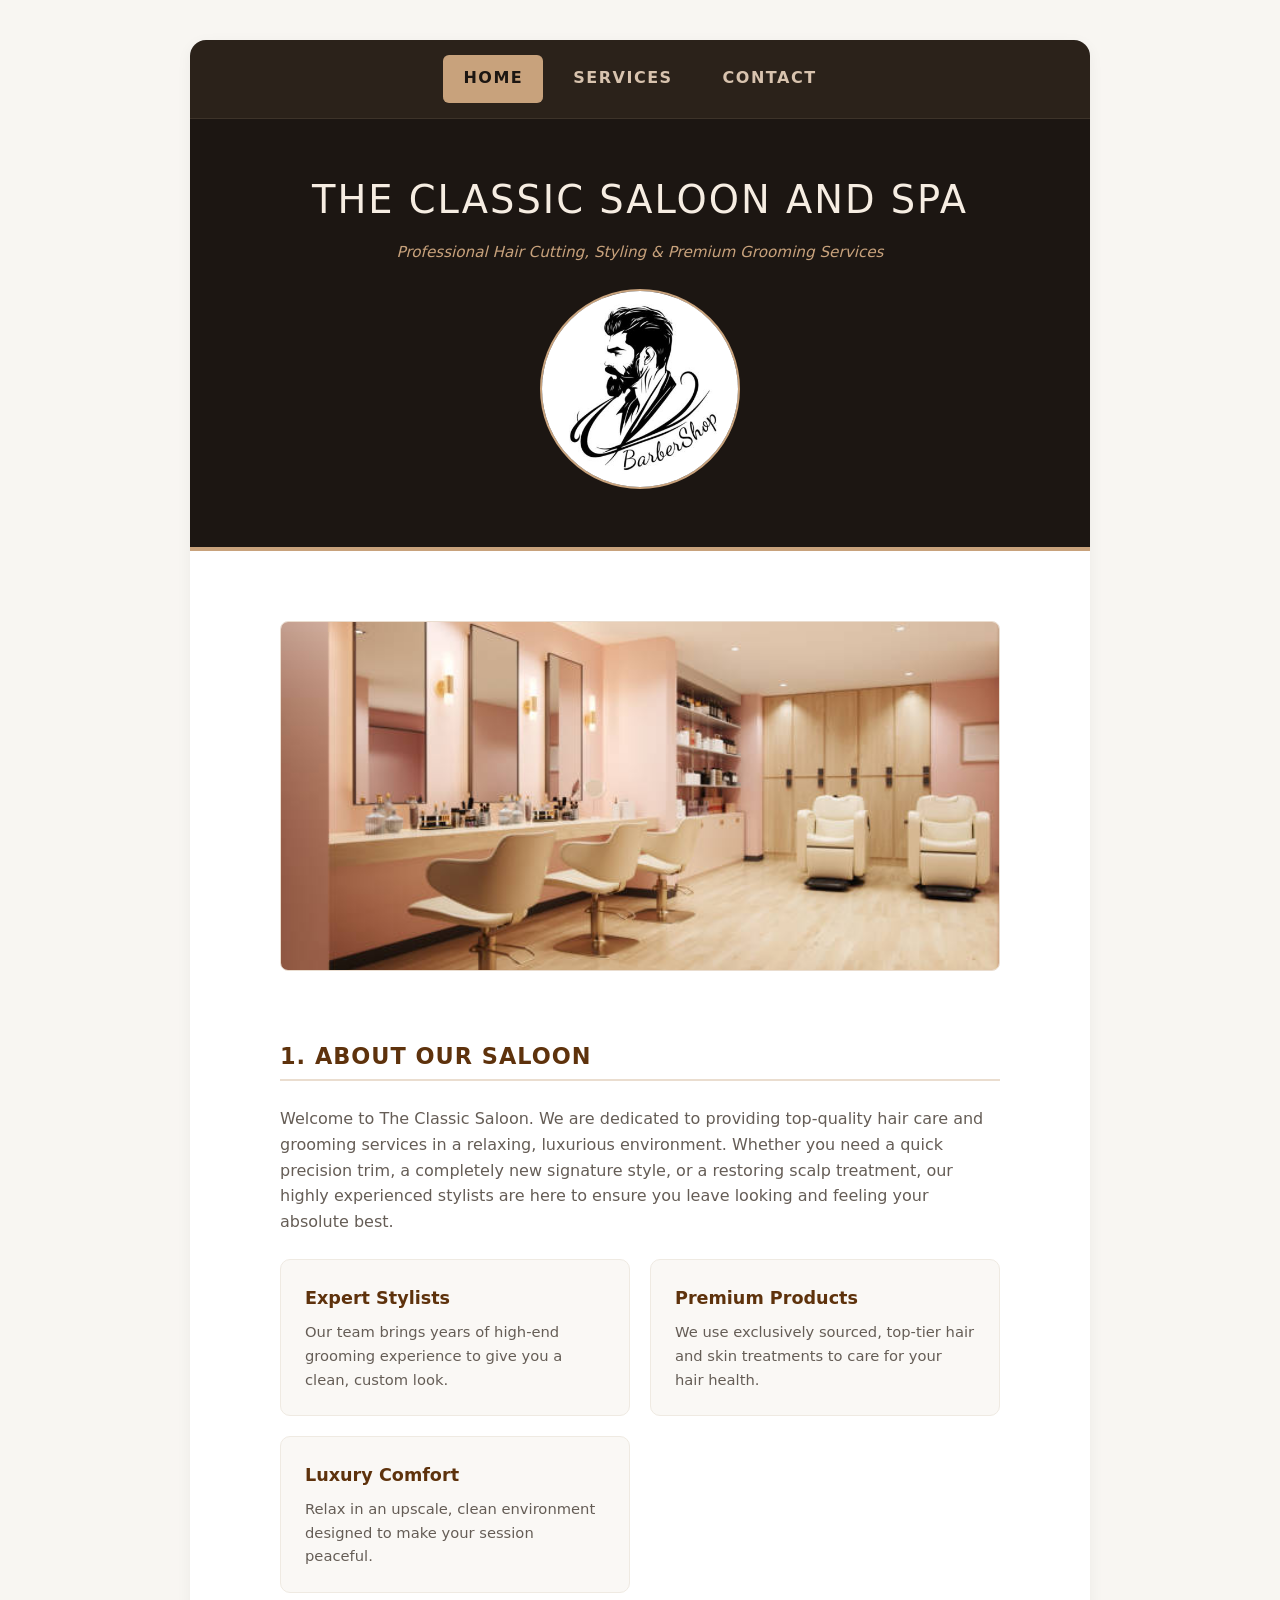
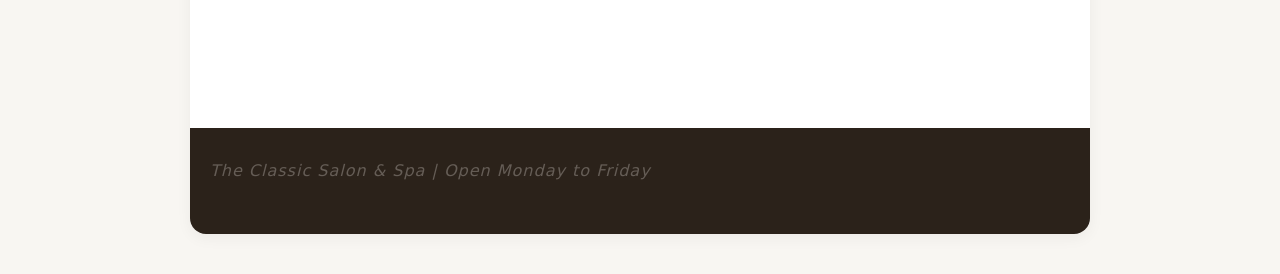
<file: index.html>
<!DOCTYPE html>
<html lang="en">
<head>
    <meta charset="UTF-8">
    <meta name="viewport" content="width=device-width, initial-scale=1.0">
    <title>The Classic Saloon And Spa</title>
    <link rel="stylesheet" href="style.css">
</head>
<body>
    <div class="page-wrapper">
        <!-- Modern Centered Menu Strip -->
        <nav class="navbar">
            <a href="index.html" class="active">Home</a>
            <a href="services.html">Services</a>
            <a href="contact.html">Contact</a>
        </nav>

        <!-- Luxury Minimalist Header -->
        <header>
            <h1>The Classic Saloon And Spa</h1>
            <p>Professional Hair Cutting, Styling &amp; Premium Grooming Services</p>
            <img src="saloon.jpg" alt="Salon Logo" class="logo-img">
        </header>
        
        <div class="container float-in">
            <img src="salon.jpg" alt="Salon Interior" class="salon-img">
            
            <h2>1. About Our Saloon</h2>
            <p>
                Welcome to The Classic Saloon. We are dedicated to providing top-quality hair care and grooming services in a relaxing, luxurious environment. Whether you need a quick precision trim, a completely new signature style, or a restoring scalp treatment, our highly experienced stylists are here to ensure you leave looking and feeling your absolute best.
            </p>

            <!-- MODERN BOX GRID FOR HOME FEATURES -->
            <div class="box-grid">
                <div class="box-card">
                    <strong>Expert Stylists</strong>
                    <p>Our team brings years of high-end grooming experience to give you a clean, custom look.</p>
                </div>
                <div class="box-card">
                    <strong>Premium Products</strong>
                    <p>We use exclusively sourced, top-tier hair and skin treatments to care for your hair health.</p>
                </div>
                <div class="box-card">
                    <strong>Luxury Comfort</strong>
                    <p>Relax in an upscale, clean environment designed to make your session peaceful.</p>
                </div>
            </div>
        </div>
        
        <footer>
            <p><em>The Classic Salon &amp; Spa | Open Monday to Friday</em></p>
        </footer>
    </div>
</body>
</html>
</file>
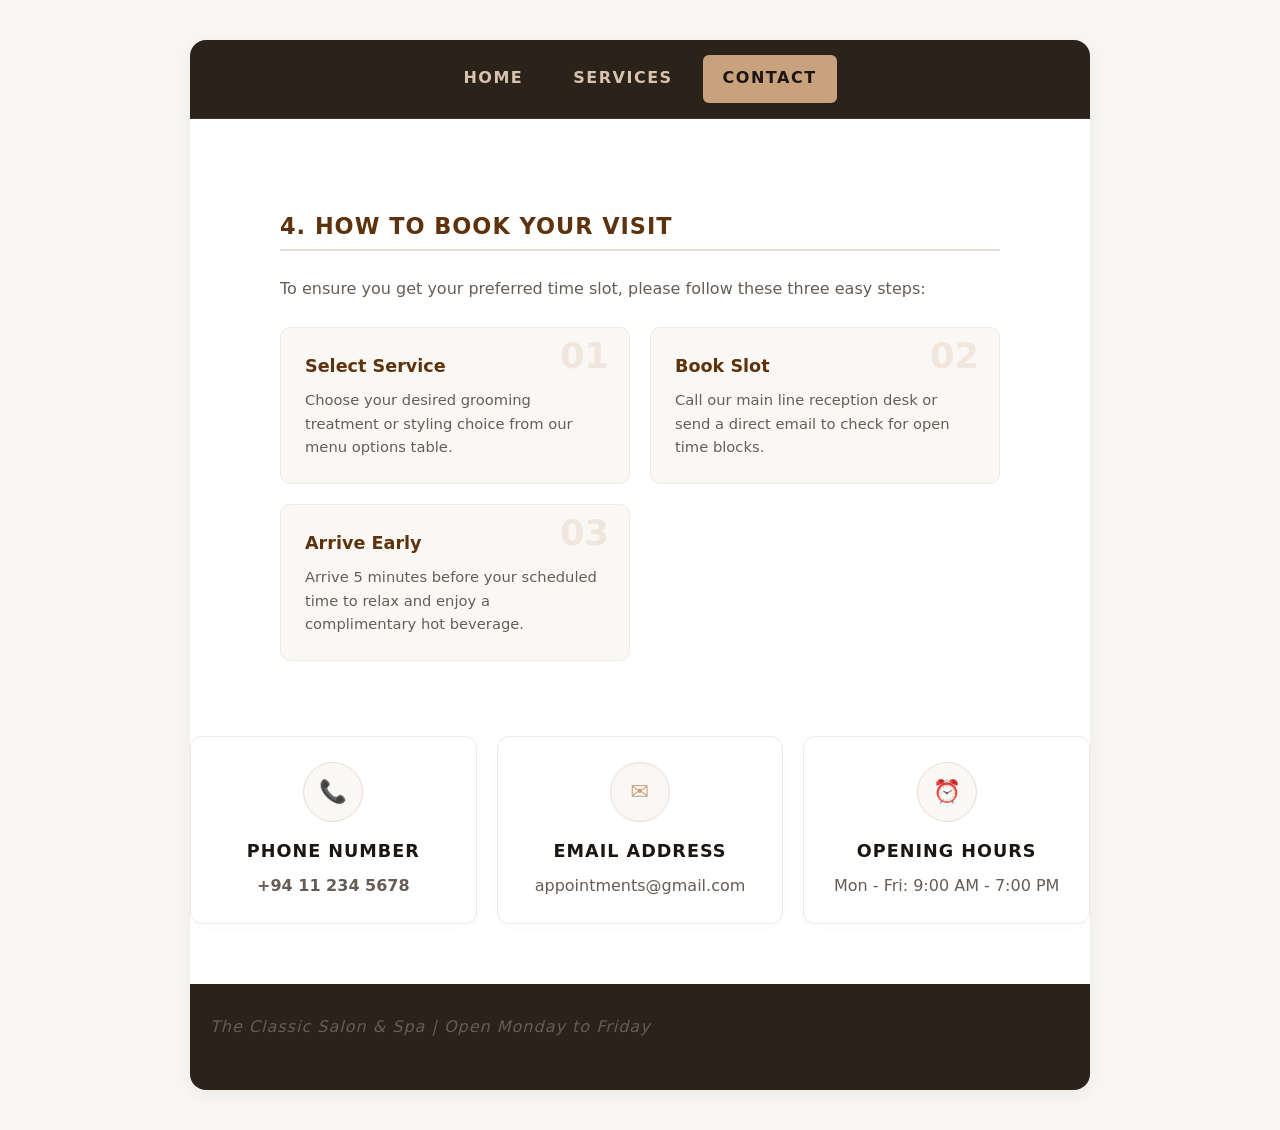
<file: contact.html>
<!DOCTYPE html>
<html lang="en">
<head>
    <meta charset="UTF-8">
    <meta name="viewport" content="width=device-width, initial-scale=1.0">
    <title>Contact Us - The Classic Saloon</title>
    <link rel="stylesheet" href="style.css">
</head>
<body>
    <div class="page-wrapper">
        <nav class="navbar">
            <a href="index.html">Home</a>
            <a href="services.html">Services</a>
            <a href="contact.html" class="active">Contact</a>
        </nav>

        <div class="container float-in">
            <h2>4. How to Book Your Visit</h2>
            <p>To ensure you get your preferred time slot, please follow these three easy steps:</p>
            
            <!-- MODERN BOX CONTAINER WITH STEP COUNT IDENTIFIERS -->
            <div class="box-grid">
                <div class="box-card">
                    <span class="step-number">01</span>
                    <strong>Select Service</strong>
                    <p>Choose your desired grooming treatment or styling choice from our menu options table.</p>
                </div>
                <div class="box-card">
                    <span class="step-number">02</span>
                    <strong>Book Slot</strong>
                    <p>Call our main line reception desk or send a direct email to check for open time blocks.</p>
                </div>
                <div class="box-card">
                    <span class="step-number">03</span>
                    <strong>Arrive Early</strong>
                    <p>Arrive 5 minutes before your scheduled time to relax and enjoy a complimentary hot beverage.</p>
                </div>
            </div>
        </div>
        <div class="contact-info-grid">
                <div class="contact-detail-card">
                    <div class="contact-icon-circle">📞</div>
                    <h3>Phone Number</h3>
                    <p><strong>+94 11 234 5678</strong></p>
                </div>
                <div class="contact-detail-card">
                    <div class="contact-icon-circle">✉️</div>
                    <h3>Email Address</h3>
                    <p>appointments@gmail.com</p>
                </div>
                <div class="contact-detail-card">
                    <div class="contact-icon-circle">⏰</div>
                    <h3>Opening Hours</h3>
                    <p>Mon - Fri: 9:00 AM - 7:00 PM</p>
                </div>
            </div>
            
        
        <footer>
            <p><em>The Classic Salon &amp; Spa | Open Monday to Friday</em></p>
        </footer>
    </div>
</body>
</html>
</file>
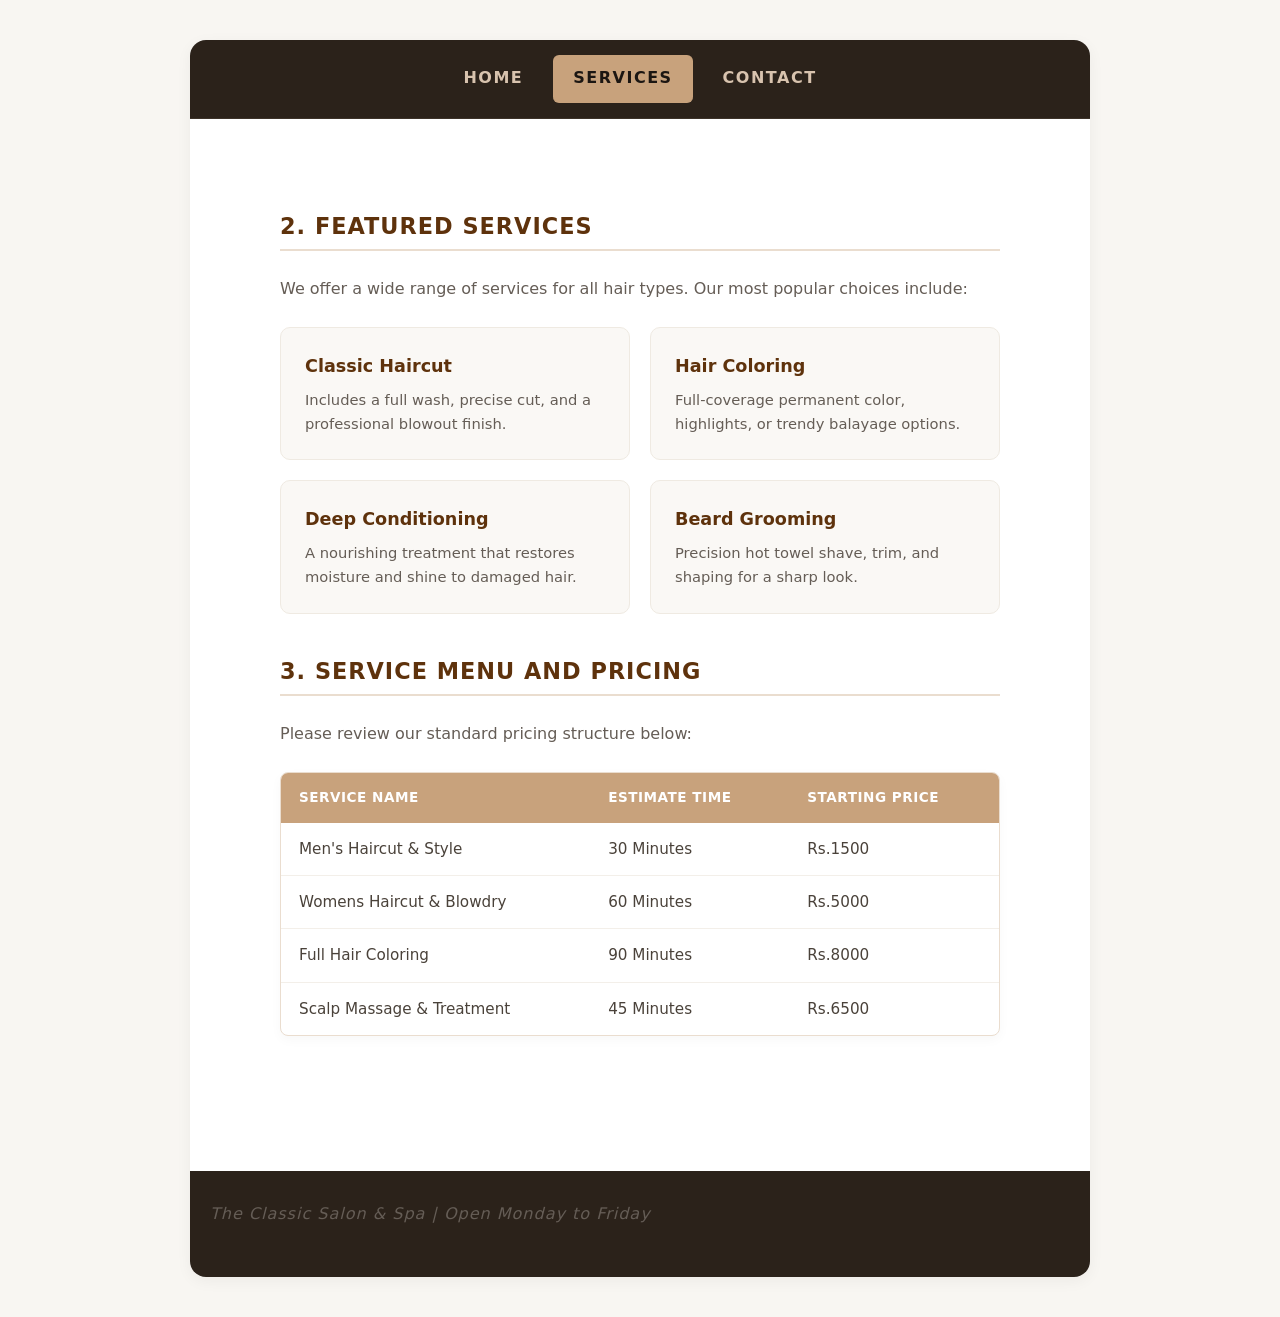
<file: services.html>
<!DOCTYPE html>
<html lang="en">
<head>
    <meta charset="UTF-8">
    <meta name="viewport" content="width=device-width, initial-scale=1.0">
    <title>Services - The Classic Saloon</title>
    <link rel="stylesheet" href="style.css">
</head>
<body>
    <div class="page-wrapper">
        <nav class="navbar">
            <a href="index.html">Home</a>
            <a href="services.html" class="active">Services</a>
            <a href="contact.html">Contact</a>
        </nav>

        <div class="container float-in">
            <h2>2. Featured Services</h2>
            <p>We offer a wide range of services for all hair types. Our most popular choices include:</p>
            
            <!-- MODERN BOX GRID CONTAINER -->
            <div class="box-grid">
                <div class="box-card">
                    <strong>Classic Haircut</strong>
                    <p>Includes a full wash, precise cut, and a professional blowout finish.</p>
                </div>
                <div class="box-card">
                    <strong>Hair Coloring</strong>
                    <p>Full-coverage permanent color, highlights, or trendy balayage options.</p>
                </div>
                <div class="box-card">
                    <strong>Deep Conditioning</strong>
                    <p>A nourishing treatment that restores moisture and shine to damaged hair.</p>
                </div>
                <div class="box-card">
                    <strong>Beard Grooming</strong>
                    <p>Precision hot towel shave, trim, and shaping for a sharp look.</p>
                </div>
            </div>

            <h2>3. Service Menu And Pricing</h2>
            <p>Please review our standard pricing structure below:</p>
            <table>
                <thead>
                    <tr>
                        <th>Service Name</th>
                        <th>Estimate Time</th>
                        <th>Starting Price</th>
                    </tr>
                </thead>
                <tbody>
                    <tr>
                        <td>Men's Haircut &amp; Style</td>
                        <td>30 Minutes</td>
                        <td>Rs.1500</td>
                    </tr>
                    <tr>
                        <td>Womens Haircut &amp; Blowdry</td>
                        <td>60 Minutes</td>
                        <td>Rs.5000</td>
                    </tr>
                    <tr>
                        <td>Full Hair Coloring</td>
                        <td>90 Minutes</td>
                        <td>Rs.8000</td>
                    </tr>
                    <tr>
                        <td>Scalp Massage &amp; Treatment</td>
                        <td>45 Minutes</td>
                        <td>Rs.6500</td>
                    </tr>
                </tbody>
            </table>
        </div>

        <footer>
            <p><em>The Classic Salon &amp; Spa | Open Monday to Friday</em></p>
        </footer>
    </div>
</body>
</html>
</file>
<file: style.css>
body {
    font-family: 'Segoe UI', -apple-system, BlinkMacSystemFont, Roboto, sans-serif;
    background: linear-gradient(135deg, #fdfbf7 0%, #f5efe6 100%);
    line-height: 1.6;
    margin: 0;
    padding: 0;
    color: #332d29;
}

.container {
    max-width: 800px;
    margin: 0 auto;
    padding: 20px;
}

p {
    text-align: left;
    color: #554d46;
    margin-bottom: 20px;
}

header {
    text-align: center;
    padding: 40px 20px;
    background-color: #2b221a;
    color: #f3e9dc;
    border-bottom: 4px solid #c8a27c;
}

header h1 {
    margin: 0;
    font-size: 2.5rem;
    letter-spacing: 2px;
}

header p {
    margin: 10px 0 0 0;
    font-style: italic;
    color: #d8c3ae;
}
    
/* --- Modern Design System & Variables --- */
* {
    margin: 0;
    padding: 0;
    box-sizing: border-box;
}

body {
    font-family: 'Segoe UI', system-ui, -apple-system, BlinkMacSystemFont, sans-serif;
    background: #f8f6f2; /* Clean, light neutral backdrop */
    line-height: 1.6;
    color: #2b2520;
    padding: 40px 20px;
    display: flex;
    justify-content: center;
}

/* Main Layout Card Wrapper */
.page-wrapper {
    max-width: 1050px;
    width: 100%;
    background-color: #ffffff;
    box-shadow: 0 30px 60px rgba(0, 0, 0, 0.04);
    border-radius: 16px;
    overflow: hidden;
}

/* Modern Centered Menu Strip */
.navbar {
    background-color: #1c1612;
    display: flex;
    justify-content: center;
    gap: 10px;
    padding: 15px 0;
}

.navbar a {
    color: #c0a790;
    text-decoration: none;
    padding: 8px 24px;
    font-size: 0.9rem;
    font-weight: 600;
    letter-spacing: 1.5px;
    text-transform: uppercase;
    transition: all 0.3s ease;
    border-radius: 6px;
}

.navbar a.active, 
.navbar a.active:hover {
    color: #1c1612 !important;
    background-color: #c8a27c !important;
}

/* Luxury Minimalist Header */
header {
    text-align: center;
    padding: 50px 30px;
    background-color: #1c1612;
    color: #f6ede2;
}

header h1 {
    font-size: 2.4rem;
    font-weight: 400;
    letter-spacing: 2px;
    margin-bottom: 10px;
    text-transform: uppercase;
}

header p {
    font-size: 0.95rem;
    font-style: italic;
    color: #c8a27c;
    margin-bottom: 25px !important;
    text-align: center !important;
}

.logo-img {
    border-radius: 50%;
    width: 110px;      
    height: 110px;     
    object-fit: cover;
    border: 2px solid #c8a27c;
}

.salon-img {
    width: 100%;
    height: 380px;
    object-fit: cover;
    border-radius: 12px;
    margin-bottom: 30px;
}

/* Structural Master Container */
.container {
    padding: 50px 40px;
}

h2 {
    font-size: 1.4rem;
    color: #1c1612;
    text-transform: uppercase;
    letter-spacing: 1px;
    margin-bottom: 25px;
    font-weight: 600;
}

p {
    text-align: left;
    color: #655d56;
    font-size: 1rem;
    margin-bottom: 20px;
}

/* --- THE NEW MODERN BOX CONTAINER SYSTEM --- */
.box-grid {
    display: grid;
    grid-template-columns: repeat(auto-fit, minmax(280px, 1fr));
    gap: 20px;
    margin: 25px 0;
}

/* The Individual Card Component */
.box-card {
    background: #faf8f5;
    border: 1px solid #efeae2;
    border-radius: 10px;
    padding: 24px;
    transition: all 0.3s cubic-bezier(0.25, 0.8, 0.25, 1);
    position: relative;
    overflow: hidden;
}

.box-card:hover {
    transform: translateY(-5px);
    background: #ffffff;
    box-shadow: 0 15px 30px rgba(200, 162, 124, 0.12);
    border-color: #c8a27c;
}

.box-card strong {
    display: block;
    font-size: 1.1rem;
    color: #5e320c;
    margin-bottom: 8px;
}

.box-card p {
    font-size: 0.92rem;
    margin-bottom: 0;
    color: #655d56;
}

/* Custom Ordered Steps Counters for Box Layout */
.box-card .step-number {
    font-size: 2.2rem;
    font-weight: 700;
    color: rgba(200, 162, 124, 0.2);
    position: absolute;
    top: 10px;
    right: 20px;
    line-height: 1;
}

/* --- Premium Frameless Table Layout --- */
table {
    width: 100%;
    border-collapse: collapse;
    margin: 25px 0;
    background-color: #ffffff;
}

th, td {
    padding: 16px 20px;
    text-align: left;
}

th {
    background-color: #faf8f5;
    color: #5e320c;
    font-weight: 600;
    text-transform: uppercase;
    font-size: 0.8rem;
    letter-spacing: 1px;
    border-bottom: 2px solid #eaddcf;
}

td {
    border-bottom: 1px solid #f2ede7;
    color: #4a423a;
    font-size: 0.95rem;
}

tr:hover td {
    background-color: #faf8f5;
    color: #1c1612;
}

/* Footer Section */
footer {
    text-align: center;
    padding: 35px 20px;
    background-color: #1c1612;
    color: #a0958a;
    font-size: 0.85rem;
    letter-spacing: 1px;
}

/* Animation Sequence */
.float-in {
    animation: smoothUp 0.8s cubic-bezier(0.22, 1, 0.36, 1) forwards;
}

@keyframes smoothUp {
    from {
        opacity: 0;
        transform: translateY(25px);
    }
    to {
        opacity: 1;
        transform: translateY(0);
    }
}
h2 {
    color: #5e320c;
    border-bottom: 2px solid #eaddcf;
    padding-bottom: 5px;
    margin-top: 40px;
}

hr {
    border: 0;
    height: 1px;
    background: #eaddcf;
    margin: 30px 0;
}

/* List Configurations */
ul, ol {
    padding-left: 40px;
    margin: 15px 0;
}

li {
    margin-bottom: 12px; 
    text-align: left;
    list-style-position: inside;
}

/* Table Architecture */
table {
    width: 100%;
    border-collapse: separate;
    border-spacing: 0;
    margin: 25px 0;
    background-color: #ffffff;
    border-radius: 8px;
    overflow: hidden;
    box-shadow: 0 4px 12px rgba(0, 0, 0, 0.03);
    border: 1px solid #eaddcf;
}

th, td {
    padding: 14px 18px;
    text-align: left;
    border-bottom: 1px solid #f3efe9;
}

th {
    background-color: #c8a27c;
    color: #ffffff;
    font-weight: 600;
    text-transform: uppercase;
    font-size: 0.85rem;
    letter-spacing: 0.5px;
    border-bottom: none;
}

tr:last-child td {
    border-bottom: none;
}

tr:hover {
    background-color: #f9f6f3;
}

/* Structural Components */
.page-wrapper {
    max-width: 900px;
    margin: 0 auto;
    background-color: #ffffff;
    box-shadow: 0 4px 15px rgba(0,0,0,0.05);
}

footer {
    text-align: center;
    padding: 30px 20px;
    background-color: #2b221a;
    color: #d8c3ae;
    margin-top: 60px;
    font-size: 0.9rem;
}

/* Media Elements */
.logo-img {
    border-radius: 200px;
    width: 200px;      
    height: 200px;     
    object-fit: cover;
}

.salon-img {
    width: 100%;
    height: auto;
    max-height: 350px;
    object-fit: cover;
    border-radius: 8px;
    margin: 20px 0;
    border: 1px solid #eaddcf;
}

/* Navigation Architecture */
.navbar {
    background-color: #2b221a;
    display: flex;
    justify-content: center;
    border-bottom: 1px solid #3d3329;
    padding: 15px 0;
}

.navbar a {
    color: #d8c3ae;
    text-decoration: none;
    padding: 10px 20px;
    font-size: 1rem;
    font-weight: bold;
    letter-spacing: 1.5px;
    transition: color 0.3s ease;
}

.navbar a:hover {
    color: #f3e9dc;
}

.navbar a.active {
    color: #c8a27c;
    border-bottom: 2px solid #c8a27c;
}

/* Interactive Motion Graphics */
.float-in {
    animation: fadeInUp 5s ease-out forwards;
}

@keyframes fadeInUp {
    from {
        opacity: 0;
        transform: translateY(30px); 
    }
    to {
       opacity: 1;
       transform: translateY(0);   
    }
}
/* --- Modern Contact Details Card System --- */
.contact-info-grid {
    display: grid;
    grid-template-columns: repeat(auto-fit, minmax(220px, 1fr));
    gap: 20px;
    margin-bottom: 40px;
}

.contact-detail-card {
    background: #ffffff;
    border: 1px solid #efeae2;
    border-radius: 12px;
    padding: 25px;
    text-align: center;
    box-shadow: 0 4px 15px rgba(0, 0, 0, 0.02);
    transition: transform 0.3s ease, border-color 0.3s ease;
}

.contact-detail-card:hover {
    transform: translateY(-3px);
    border-color: #c8a27c;
    box-shadow: 0 10px 25px rgba(200, 162, 124, 0.08);
}

/* Rounded Circle Icon Wrapper */
.contact-icon-circle {
    width: 60px;
    height: 60px;
    background-color: #faf8f5;
    border: 1px solid #eaddcf;
    border-radius: 50%;
    margin: 0 auto 15px auto;
    display: flex;
    align-items: center;
    justify-content: center;
    font-size: 1.4rem;
    color: #c8a27c;
}

.contact-detail-card h3 {
    font-size: 1.1rem;
    color: #1c1612;
    text-transform: uppercase;
    letter-spacing: 1px;
    margin-bottom: 8px;
}

.contact-detail-card p {
    font-size: 1rem;
    color: #655d56;
    text-align: center;
    margin-bottom: 0;
}
</file>
